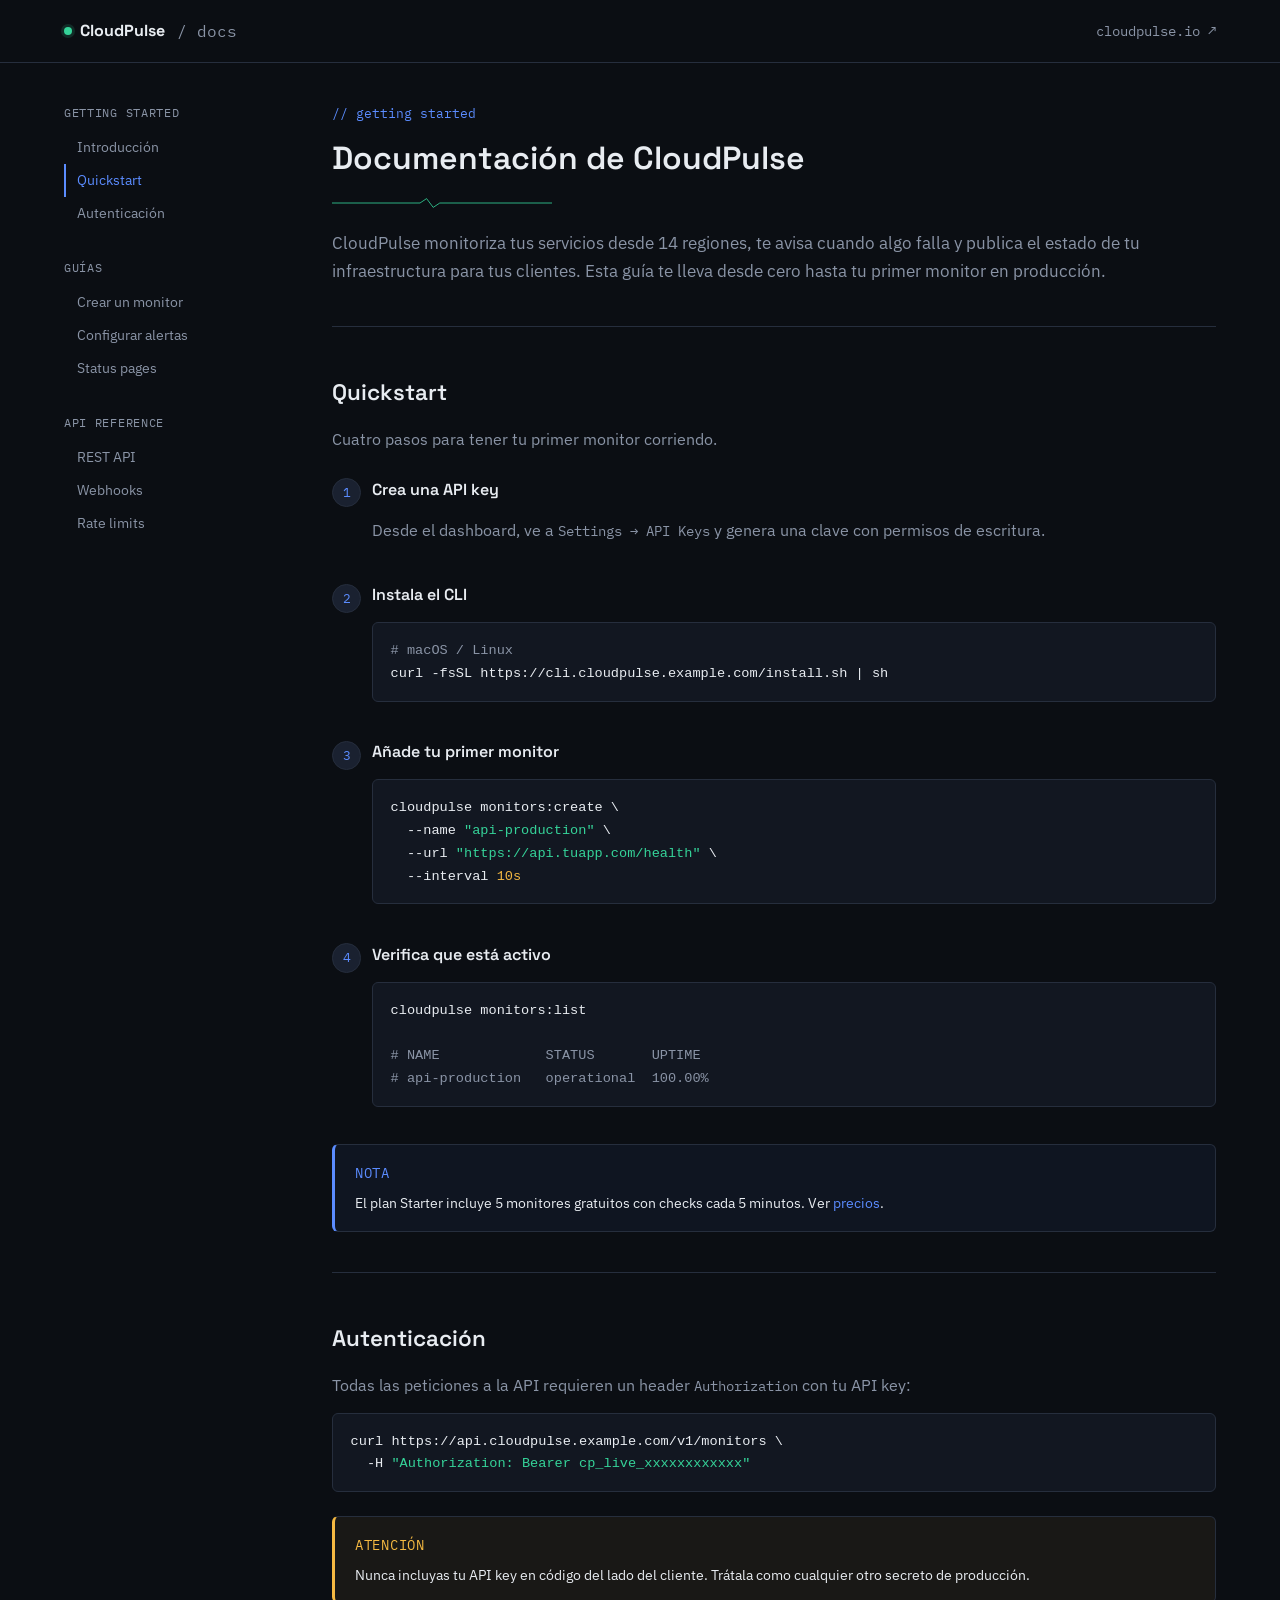
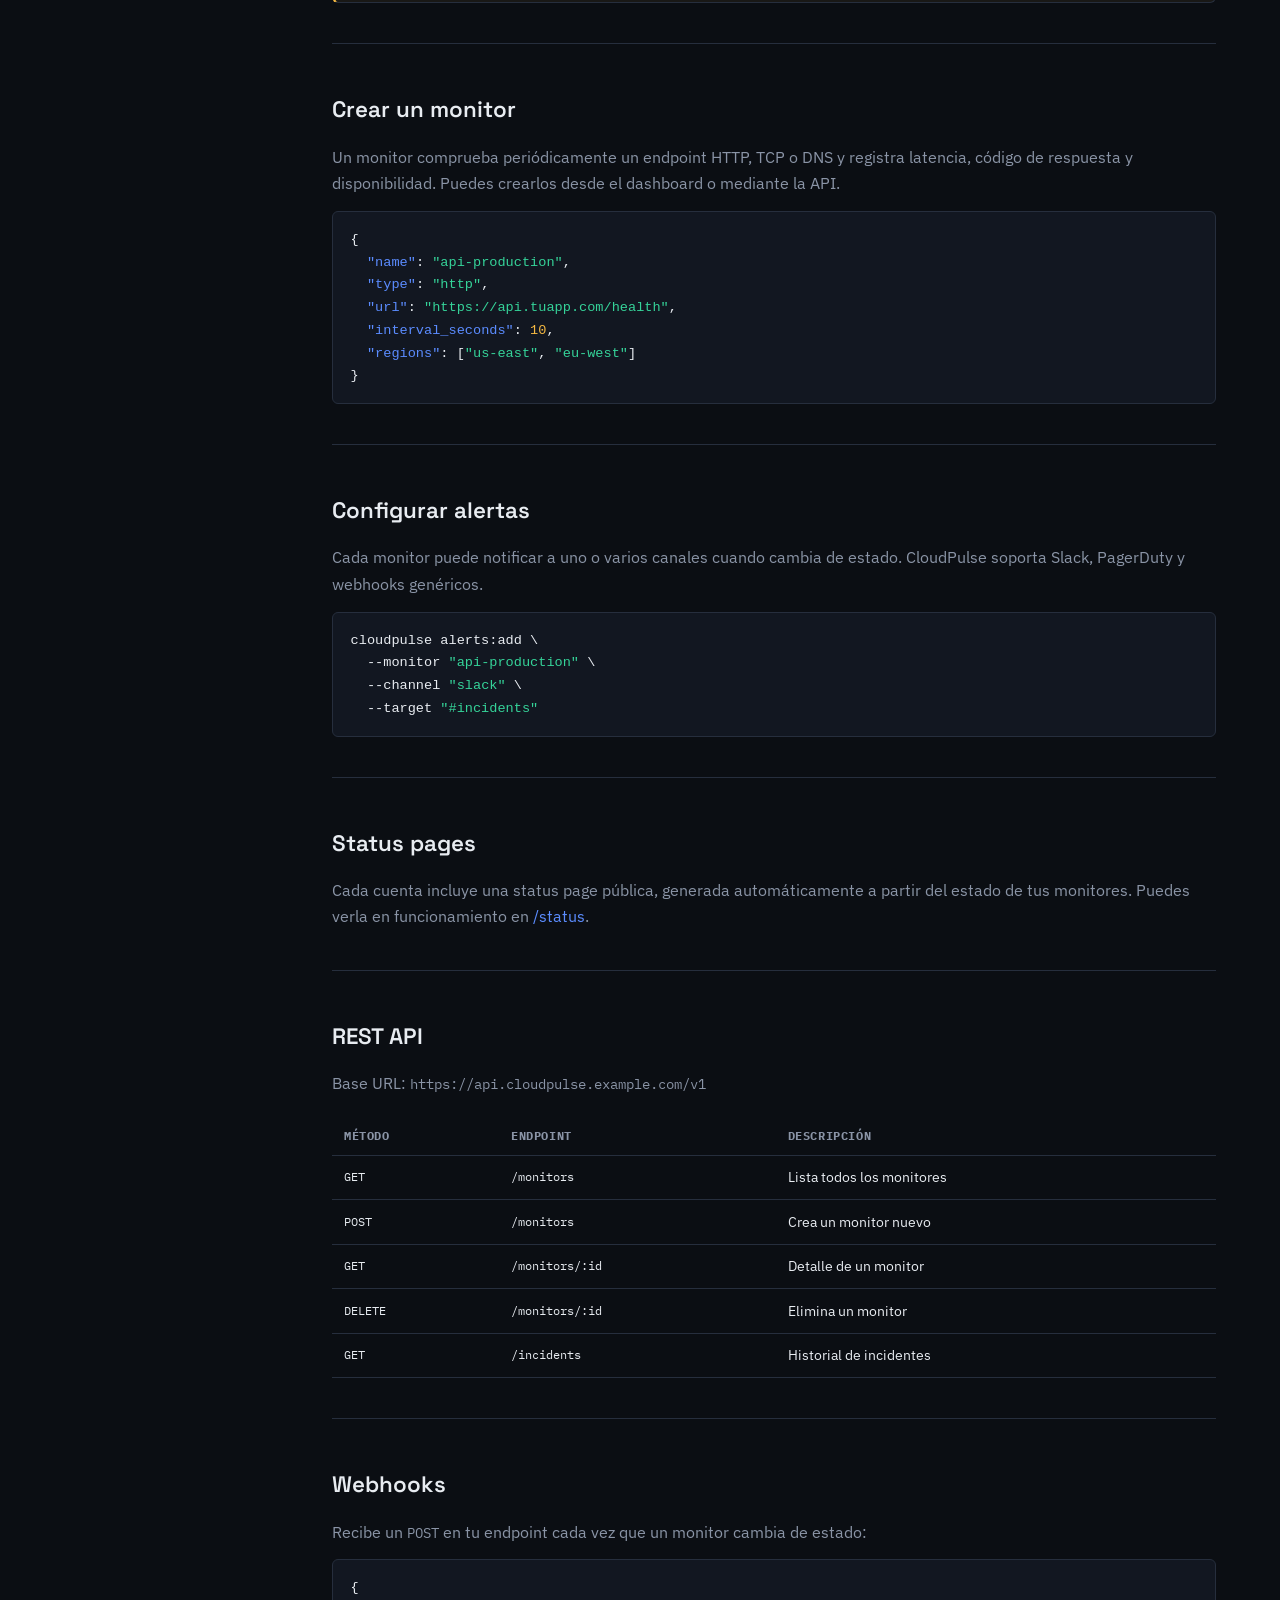
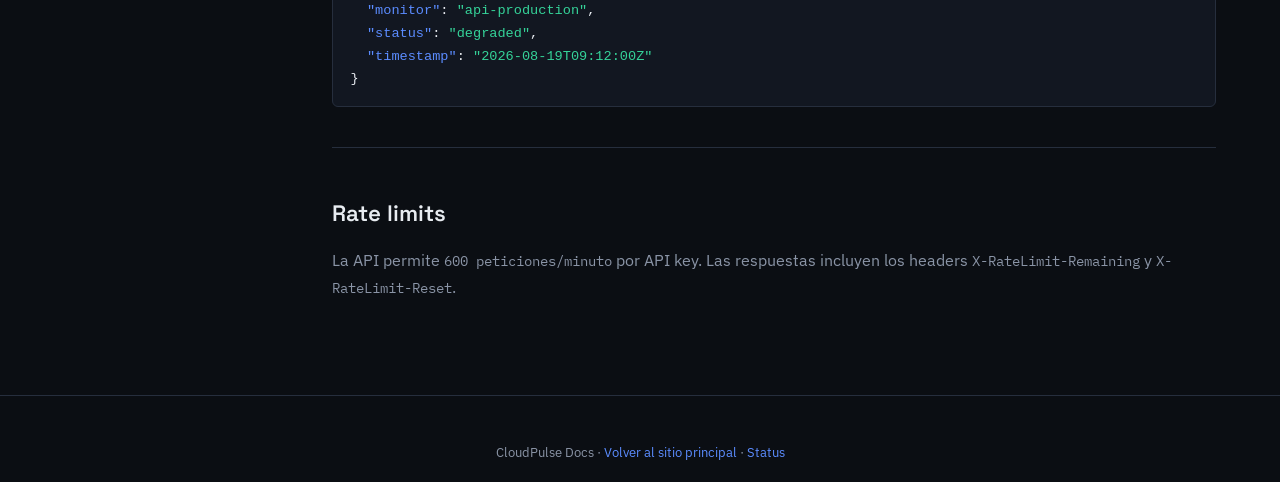
<file: apps/docs/index.html>
<!doctype html>
<html lang="es">
<head>
<meta charset="UTF-8">
<meta name="viewport" content="width=device-width, initial-scale=1.0">
<title>CloudPulse Docs</title>
<link rel="preconnect" href="https://fonts.googleapis.com">
<link rel="preconnect" href="https://fonts.gstatic.com" crossorigin>
<link href="https://fonts.googleapis.com/css2?family=Space+Grotesk:wght@500;600;700&family=IBM+Plex+Sans:wght@400;500;600&family=IBM+Plex+Mono:wght@400;500&display=swap" rel="stylesheet">
<link rel="stylesheet" href="styles.css">
</head>
<body>

<header class="nav">
  <div class="nav-inner">
    <a href="/" class="brand">
      <span class="dot dot--ok" aria-hidden="true"></span>
      CloudPulse
    </a>
    <p class="crumb">/ docs</p>
    <a href="/" class="back-link">cloudpulse.io ↗</a>
  </div>
</header>

<div class="layout">

  <nav class="sidebar" aria-label="Navegación de documentación">
    <div class="sidebar-group">
      <p class="sidebar-heading">Getting started</p>
      <a href="#introduction" class="sidebar-link">Introducción</a>
      <a href="#quickstart" class="sidebar-link">Quickstart</a>
      <a href="#authentication" class="sidebar-link">Autenticación</a>
    </div>
    <div class="sidebar-group">
      <p class="sidebar-heading">Guías</p>
      <a href="#creating-a-monitor" class="sidebar-link">Crear un monitor</a>
      <a href="#configuring-alerts" class="sidebar-link">Configurar alertas</a>
      <a href="#status-pages" class="sidebar-link">Status pages</a>
    </div>
    <div class="sidebar-group">
      <p class="sidebar-heading">API reference</p>
      <a href="#rest-api" class="sidebar-link">REST API</a>
      <a href="#webhooks" class="sidebar-link">Webhooks</a>
      <a href="#rate-limits" class="sidebar-link">Rate limits</a>
    </div>
  </nav>

  <main class="content">

    <section id="introduction">
      <p class="eyebrow">// getting started</p>
      <h1>Documentación de CloudPulse</h1>
      <svg class="pulse-divider" viewBox="0 0 400 20" aria-hidden="true">
        <path d="M0,10 L160,10 L172,2 L184,18 L196,10 L400,10" fill="none" stroke="currentColor" stroke-width="1.5"/>
      </svg>
      <p class="lead">
        CloudPulse monitoriza tus servicios desde 14 regiones, te avisa cuando algo
        falla y publica el estado de tu infraestructura para tus clientes. Esta guía
        te lleva desde cero hasta tu primer monitor en producción.
      </p>
    </section>

    <section id="quickstart">
      <h2>Quickstart</h2>
      <p>Cuatro pasos para tener tu primer monitor corriendo.</p>

      <ol class="steps">
        <li>
          <h3>Crea una API key</h3>
          <p>Desde el dashboard, ve a <span class="mono">Settings → API Keys</span> y genera una clave con permisos de escritura.</p>
        </li>
        <li>
          <h3>Instala el CLI</h3>
          <pre class="code"><code><span class="code-comment"># macOS / Linux</span>
curl -fsSL https://cli.cloudpulse.example.com/install.sh | sh</code></pre>
        </li>
        <li>
          <h3>Añade tu primer monitor</h3>
          <pre class="code"><code>cloudpulse monitors:create \
  --name <span class="code-string">"api-production"</span> \
  --url <span class="code-string">"https://api.tuapp.com/health"</span> \
  --interval <span class="code-number">10s</span></code></pre>
        </li>
        <li>
          <h3>Verifica que está activo</h3>
          <pre class="code"><code>cloudpulse monitors:list

<span class="code-comment"># NAME             STATUS       UPTIME</span>
<span class="code-comment"># api-production   operational  100.00%</span></code></pre>
        </li>
      </ol>

      <div class="callout callout--note">
        <p class="callout-title">Nota</p>
        <p>El plan Starter incluye 5 monitores gratuitos con checks cada 5 minutos. Ver <a href="/#pricing">precios</a>.</p>
      </div>
    </section>

    <section id="authentication">
      <h2>Autenticación</h2>
      <p>Todas las peticiones a la API requieren un header <span class="mono">Authorization</span> con tu API key:</p>
      <pre class="code"><code>curl https://api.cloudpulse.example.com/v1/monitors \
  -H <span class="code-string">"Authorization: Bearer cp_live_xxxxxxxxxxxx"</span></code></pre>

      <div class="callout callout--warning">
        <p class="callout-title">Atención</p>
        <p>Nunca incluyas tu API key en código del lado del cliente. Trátala como cualquier otro secreto de producción.</p>
      </div>
    </section>

    <section id="creating-a-monitor">
      <h2>Crear un monitor</h2>
      <p>
        Un monitor comprueba periódicamente un endpoint HTTP, TCP o DNS y registra
        latencia, código de respuesta y disponibilidad. Puedes crearlos desde el
        dashboard o mediante la API.
      </p>
      <pre class="code"><code>{
  <span class="code-key">"name"</span>: <span class="code-string">"api-production"</span>,
  <span class="code-key">"type"</span>: <span class="code-string">"http"</span>,
  <span class="code-key">"url"</span>: <span class="code-string">"https://api.tuapp.com/health"</span>,
  <span class="code-key">"interval_seconds"</span>: <span class="code-number">10</span>,
  <span class="code-key">"regions"</span>: [<span class="code-string">"us-east"</span>, <span class="code-string">"eu-west"</span>]
}</code></pre>
    </section>

    <section id="configuring-alerts">
      <h2>Configurar alertas</h2>
      <p>
        Cada monitor puede notificar a uno o varios canales cuando cambia de estado.
        CloudPulse soporta Slack, PagerDuty y webhooks genéricos.
      </p>
      <pre class="code"><code>cloudpulse alerts:add \
  --monitor <span class="code-string">"api-production"</span> \
  --channel <span class="code-string">"slack"</span> \
  --target <span class="code-string">"#incidents"</span></code></pre>
    </section>

    <section id="status-pages">
      <h2>Status pages</h2>
      <p>
        Cada cuenta incluye una status page pública, generada automáticamente a
        partir del estado de tus monitores. Puedes verla en funcionamiento en
        <a href="/status/">/status</a>.
      </p>
    </section>

    <section id="rest-api">
      <h2>REST API</h2>
      <p>Base URL: <span class="mono">https://api.cloudpulse.example.com/v1</span></p>
      <table class="api-table">
        <thead>
          <tr><th>Método</th><th>Endpoint</th><th>Descripción</th></tr>
        </thead>
        <tbody>
          <tr><td class="mono">GET</td><td class="mono">/monitors</td><td>Lista todos los monitores</td></tr>
          <tr><td class="mono">POST</td><td class="mono">/monitors</td><td>Crea un monitor nuevo</td></tr>
          <tr><td class="mono">GET</td><td class="mono">/monitors/:id</td><td>Detalle de un monitor</td></tr>
          <tr><td class="mono">DELETE</td><td class="mono">/monitors/:id</td><td>Elimina un monitor</td></tr>
          <tr><td class="mono">GET</td><td class="mono">/incidents</td><td>Historial de incidentes</td></tr>
        </tbody>
      </table>
    </section>

    <section id="webhooks">
      <h2>Webhooks</h2>
      <p>Recibe un <span class="mono">POST</span> en tu endpoint cada vez que un monitor cambia de estado:</p>
      <pre class="code"><code>{
  <span class="code-key">"monitor"</span>: <span class="code-string">"api-production"</span>,
  <span class="code-key">"status"</span>: <span class="code-string">"degraded"</span>,
  <span class="code-key">"timestamp"</span>: <span class="code-string">"2026-08-19T09:12:00Z"</span>
}</code></pre>
    </section>

    <section id="rate-limits">
      <h2>Rate limits</h2>
      <p>
        La API permite <span class="mono">600 peticiones/minuto</span> por API key.
        Las respuestas incluyen los headers <span class="mono">X-RateLimit-Remaining</span>
        y <span class="mono">X-RateLimit-Reset</span>.
      </p>
    </section>

  </main>
</div>

<footer class="footer">
  <p>CloudPulse Docs · <a href="/">Volver al sitio principal</a> · <a href="/status/">Status</a></p>
</footer>

<script src="script.js"></script>
</body>
</html>
</file>
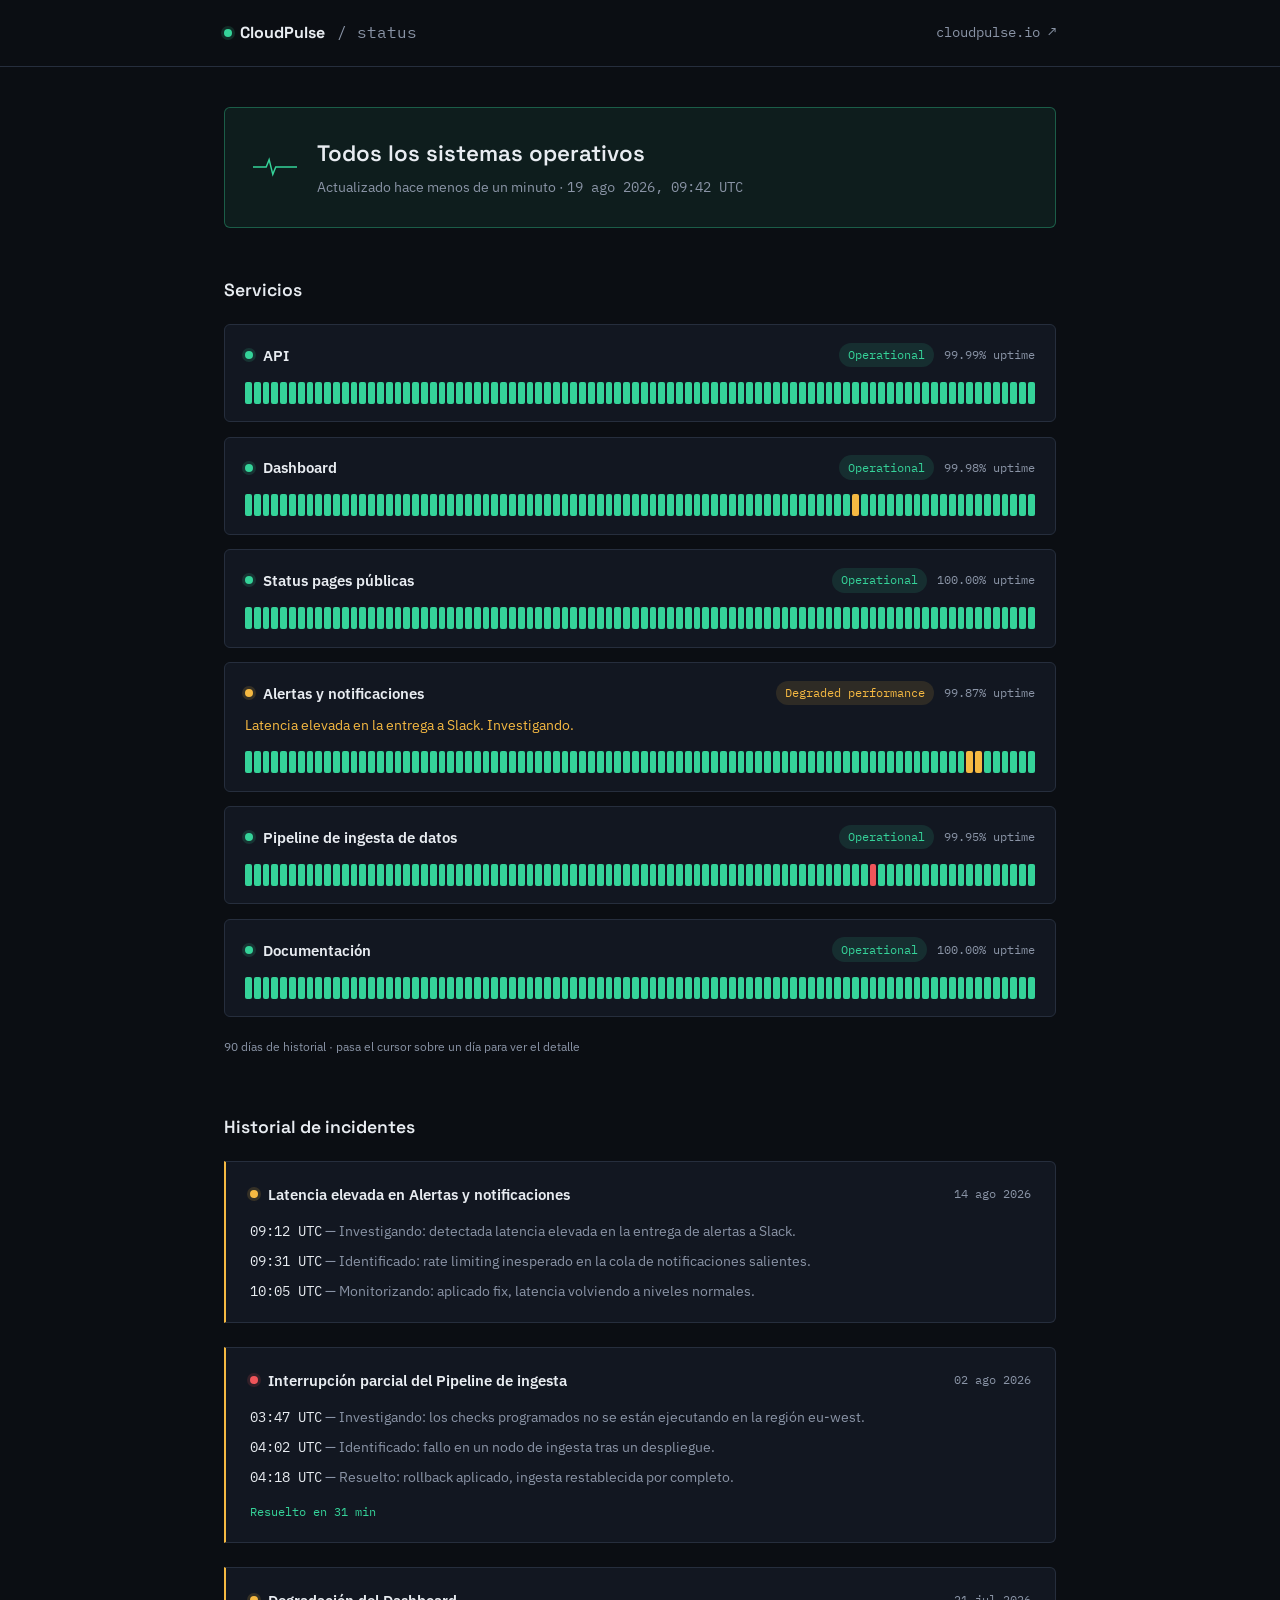
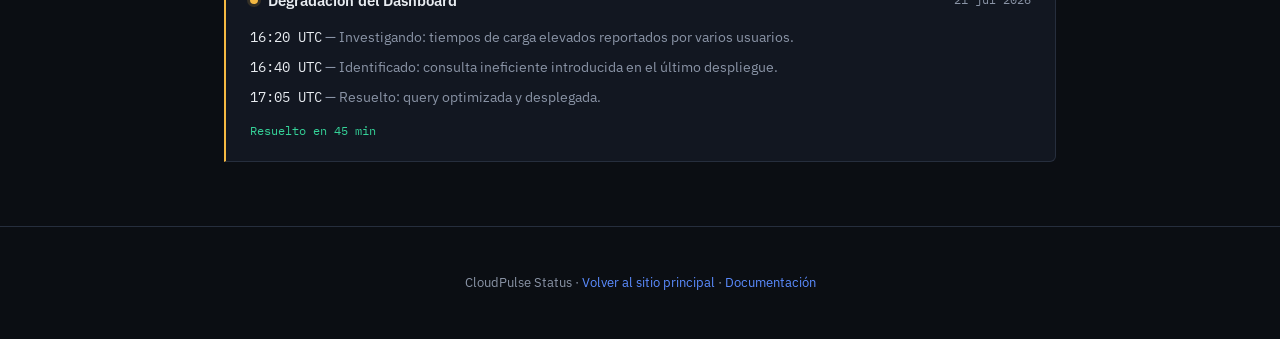
<file: apps/status/index.html>
<!doctype html>
<html lang="es">
<head>
<meta charset="UTF-8">
<meta name="viewport" content="width=device-width, initial-scale=1.0">
<title>CloudPulse Status</title>
<link rel="preconnect" href="https://fonts.googleapis.com">
<link rel="preconnect" href="https://fonts.gstatic.com" crossorigin>
<link href="https://fonts.googleapis.com/css2?family=Space+Grotesk:wght@500;600;700&family=IBM+Plex+Sans:wght@400;500;600&family=IBM+Plex+Mono:wght@400;500&display=swap" rel="stylesheet">
<link rel="stylesheet" href="styles.css">
</head>
<body>

<header class="nav">
  <div class="nav-inner">
    <a href="/" class="brand">
      <span class="dot dot--ok" aria-hidden="true"></span>
      CloudPulse
    </a>
    <p class="crumb">/ status</p>
    <a href="/" class="back-link">cloudpulse.io ↗</a>
  </div>
</header>

<main>

  <section class="banner banner--ok">
    <svg class="pulse-icon" viewBox="0 0 60 24" aria-hidden="true">
      <path d="M0,12 L18,12 L22,2 L27,22 L31,12 L60,12" fill="none" stroke="currentColor" stroke-width="2"/>
    </svg>
    <div>
      <h1>Todos los sistemas operativos</h1>
      <p class="banner-sub">Actualizado hace menos de un minuto · <span class="mono">19 ago 2026, 09:42 UTC</span></p>
    </div>
  </section>

  <section class="services">
    <h2 class="section-title">Servicios</h2>

    <div class="service-list">

      <article class="service">
        <div class="service-head">
          <span class="dot dot--ok"></span>
          <h3>API</h3>
          <span class="service-status service-status--ok">Operational</span>
          <span class="service-uptime mono">99.99% uptime</span>
        </div>
        <div class="uptime-strip" data-service="api"></div>
      </article>

      <article class="service">
        <div class="service-head">
          <span class="dot dot--ok"></span>
          <h3>Dashboard</h3>
          <span class="service-status service-status--ok">Operational</span>
          <span class="service-uptime mono">99.98% uptime</span>
        </div>
        <div class="uptime-strip" data-service="dashboard"></div>
      </article>

      <article class="service">
        <div class="service-head">
          <span class="dot dot--ok"></span>
          <h3>Status pages públicas</h3>
          <span class="service-status service-status--ok">Operational</span>
          <span class="service-uptime mono">100.00% uptime</span>
        </div>
        <div class="uptime-strip" data-service="statuspages"></div>
      </article>

      <article class="service">
        <div class="service-head">
          <span class="dot dot--warn"></span>
          <h3>Alertas y notificaciones</h3>
          <span class="service-status service-status--warn">Degraded performance</span>
          <span class="service-uptime mono">99.87% uptime</span>
        </div>
        <p class="service-note">Latencia elevada en la entrega a Slack. Investigando.</p>
        <div class="uptime-strip" data-service="alerting"></div>
      </article>

      <article class="service">
        <div class="service-head">
          <span class="dot dot--ok"></span>
          <h3>Pipeline de ingesta de datos</h3>
          <span class="service-status service-status--ok">Operational</span>
          <span class="service-uptime mono">99.95% uptime</span>
        </div>
        <div class="uptime-strip" data-service="ingestion"></div>
      </article>

      <article class="service">
        <div class="service-head">
          <span class="dot dot--ok"></span>
          <h3>Documentación</h3>
          <span class="service-status service-status--ok">Operational</span>
          <span class="service-uptime mono">100.00% uptime</span>
        </div>
        <div class="uptime-strip" data-service="docs"></div>
      </article>

    </div>
    <p class="strip-legend">90 días de historial · pasa el cursor sobre un día para ver el detalle</p>
  </section>

  <section class="incidents">
    <h2 class="section-title">Historial de incidentes</h2>

    <ol class="incident-list">

      <li class="incident">
        <div class="incident-head">
          <span class="dot dot--warn"></span>
          <h3>Latencia elevada en Alertas y notificaciones</h3>
          <span class="mono incident-date">14 ago 2026</span>
        </div>
        <ul class="timeline">
          <li><span class="mono">09:12 UTC</span> — Investigando: detectada latencia elevada en la entrega de alertas a Slack.</li>
          <li><span class="mono">09:31 UTC</span> — Identificado: rate limiting inesperado en la cola de notificaciones salientes.</li>
          <li><span class="mono">10:05 UTC</span> — Monitorizando: aplicado fix, latencia volviendo a niveles normales.</li>
        </ul>
      </li>

      <li class="incident">
        <div class="incident-head">
          <span class="dot dot--bad"></span>
          <h3>Interrupción parcial del Pipeline de ingesta</h3>
          <span class="mono incident-date">02 ago 2026</span>
        </div>
        <ul class="timeline">
          <li><span class="mono">03:47 UTC</span> — Investigando: los checks programados no se están ejecutando en la región eu-west.</li>
          <li><span class="mono">04:02 UTC</span> — Identificado: fallo en un nodo de ingesta tras un despliegue.</li>
          <li><span class="mono">04:18 UTC</span> — Resuelto: rollback aplicado, ingesta restablecida por completo.</li>
        </ul>
        <p class="incident-resolved mono">Resuelto en 31 min</p>
      </li>

      <li class="incident">
        <div class="incident-head">
          <span class="dot dot--warn"></span>
          <h3>Degradación del Dashboard</h3>
          <span class="mono incident-date">21 jul 2026</span>
        </div>
        <ul class="timeline">
          <li><span class="mono">16:20 UTC</span> — Investigando: tiempos de carga elevados reportados por varios usuarios.</li>
          <li><span class="mono">16:40 UTC</span> — Identificado: consulta ineficiente introducida en el último despliegue.</li>
          <li><span class="mono">17:05 UTC</span> — Resuelto: query optimizada y desplegada.</li>
        </ul>
        <p class="incident-resolved mono">Resuelto en 45 min</p>
      </li>

    </ol>
  </section>

</main>

<footer class="footer">
  <p>CloudPulse Status · <a href="/">Volver al sitio principal</a> · <a href="/docs/">Documentación</a></p>
</footer>

<script src="script.js"></script>
</body>
</html>
</file>
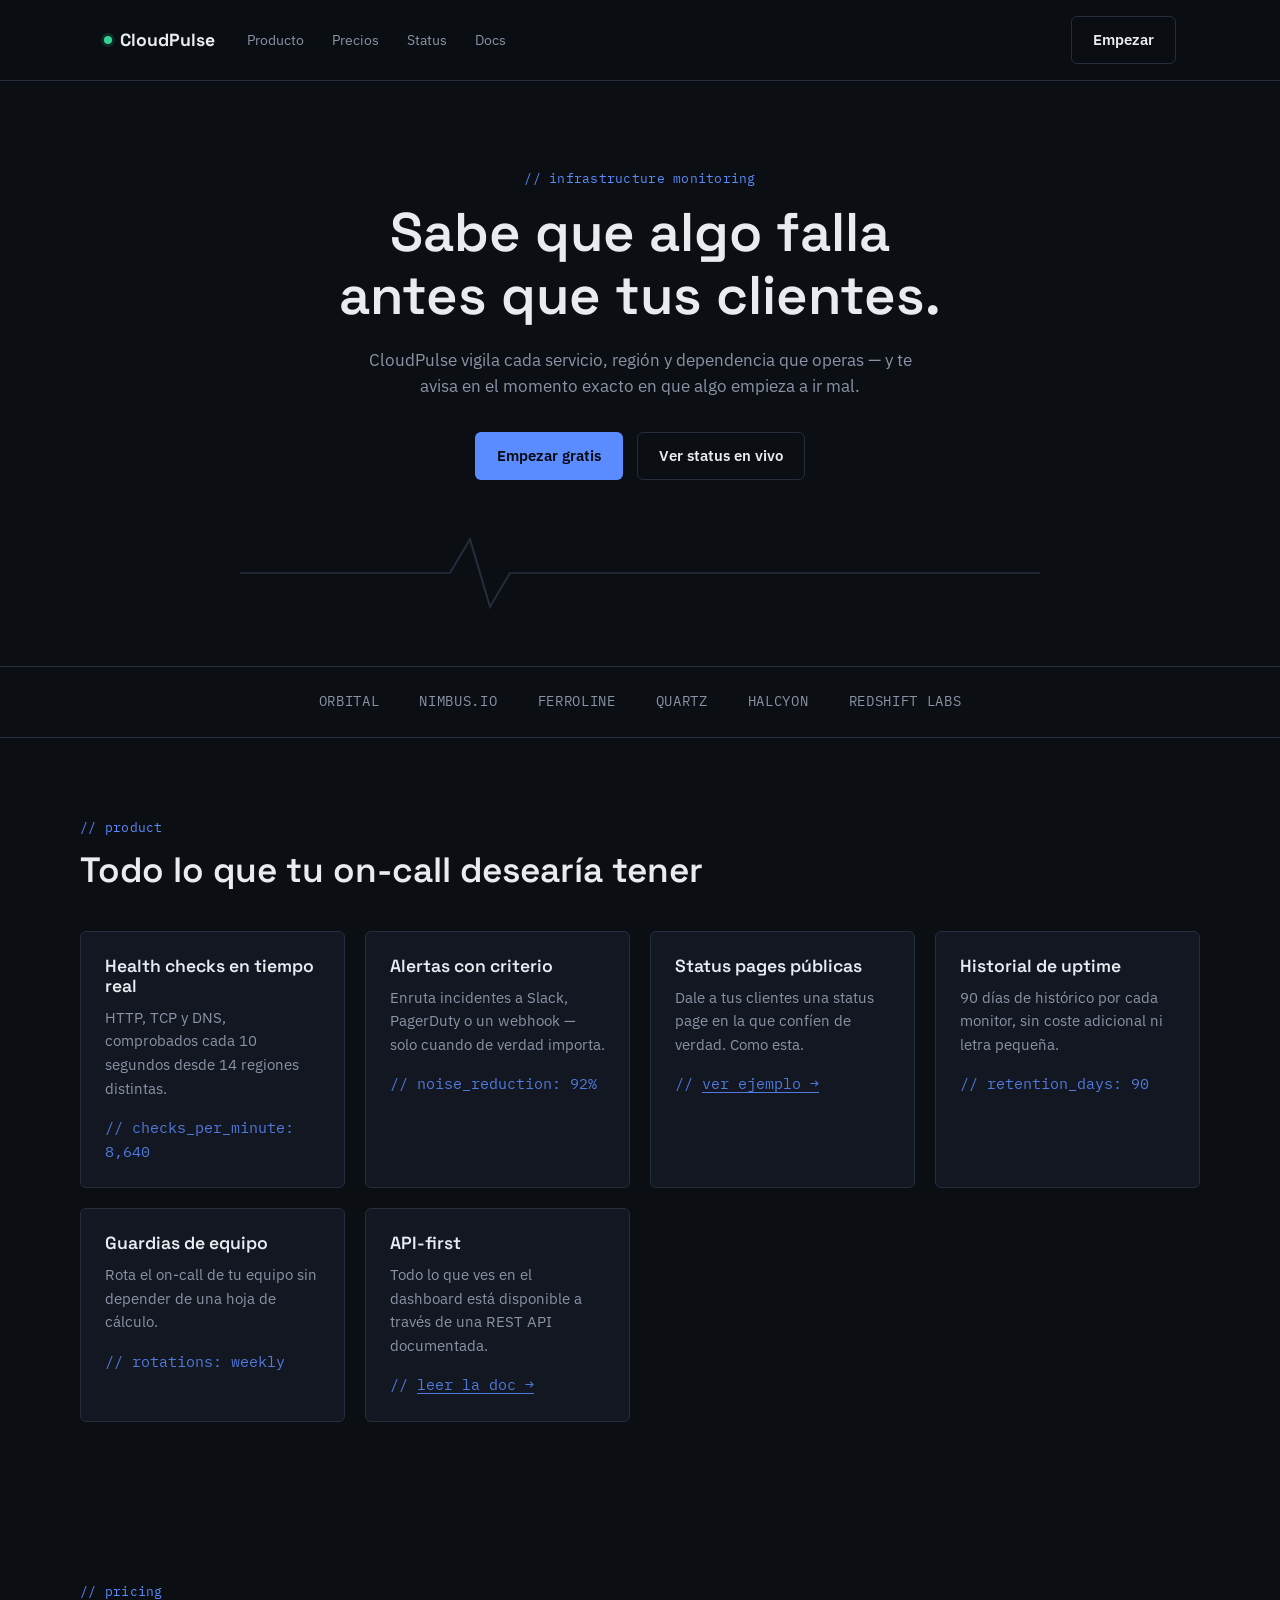
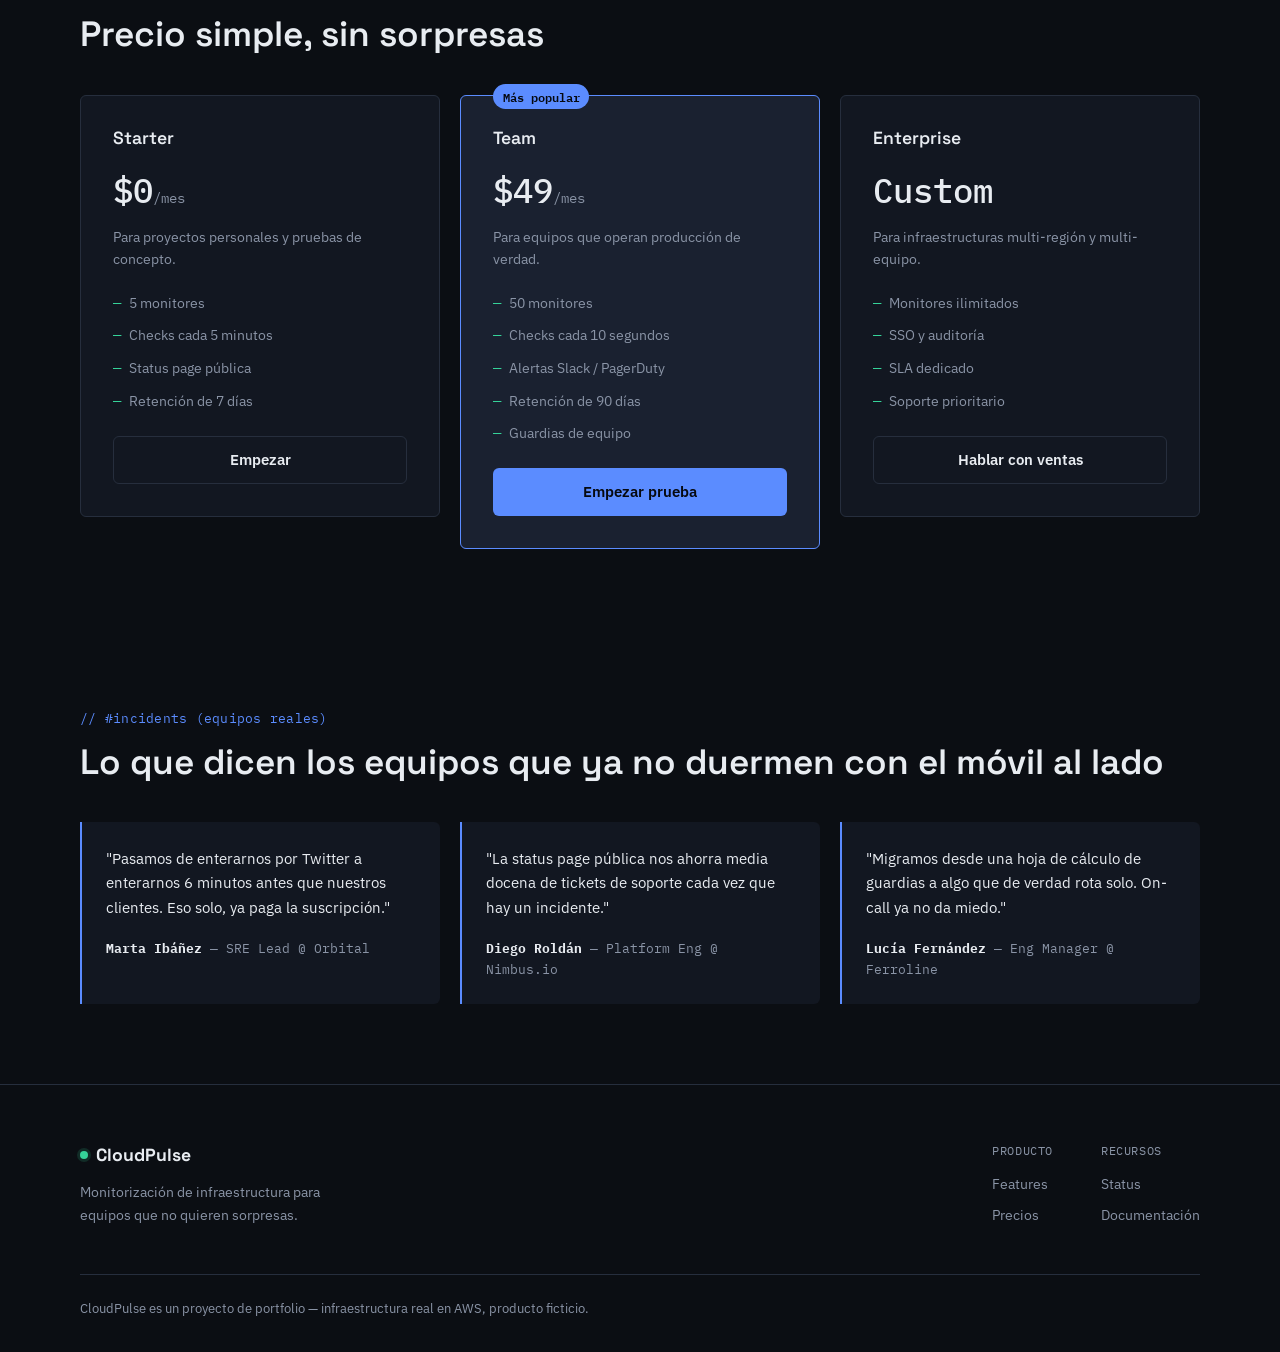
<file: apps/web/index.html>
<!doctype html>
<html lang="es">
<head>
<meta charset="UTF-8">
<meta name="viewport" content="width=device-width, initial-scale=1.0">
<title>CloudPulse — Know before your customers do</title>
<link rel="preconnect" href="https://fonts.googleapis.com">
<link rel="preconnect" href="https://fonts.gstatic.com" crossorigin>
<link href="https://fonts.googleapis.com/css2?family=Space+Grotesk:wght@500;600;700&family=IBM+Plex+Sans:wght@400;500;600&family=IBM+Plex+Mono:wght@400;500&display=swap" rel="stylesheet">
<link rel="stylesheet" href="styles.css">
</head>
<body>

<header class="nav">
  <div class="nav-inner">
    <a href="/" class="brand">
      <span class="dot dot--ok" aria-hidden="true"></span>
      CloudPulse
    </a>
    <nav class="nav-links">
      <a href="#features">Producto</a>
      <a href="#pricing">Precios</a>
      <a href="/status/">Status</a>
      <a href="/docs/">Docs</a>
    </nav>
    <a href="/docs/" class="btn btn--ghost nav-cta">Empezar</a>
  </div>
</header>

<main>

  <section class="hero">
    <div class="hero-inner">
      <p class="eyebrow">// infrastructure monitoring</p>
      <h1>Sabe que algo falla<br>antes que tus clientes.</h1>
      <p class="hero-sub">
        CloudPulse vigila cada servicio, región y dependencia que operas —
        y te avisa en el momento exacto en que algo empieza a ir mal.
      </p>
      <div class="hero-actions">
        <a href="/docs/" class="btn btn--primary">Empezar gratis</a>
        <a href="/status/" class="btn btn--ghost">Ver status en vivo</a>
      </div>

      <svg class="pulse-line" viewBox="0 0 800 120" preserveAspectRatio="none" aria-hidden="true">
        <path class="pulse-line__track"
          d="M0,60 L180,60 L210,60 L230,15 L250,105 L270,60 L300,60 L800,60" />
        <path class="pulse-line__trace"
          d="M0,60 L180,60 L210,60 L230,15 L250,105 L270,60 L300,60 L800,60" />
      </svg>
    </div>
  </section>

  <section class="strip" aria-label="Empresas que confían en CloudPulse">
    <div class="strip-inner">
      <span>ORBITAL</span>
      <span>NIMBUS.IO</span>
      <span>FERROLINE</span>
      <span>QUARTZ</span>
      <span>HALCYON</span>
      <span>REDSHIFT LABS</span>
    </div>
  </section>

  <section id="features" class="features">
    <div class="section-head">
      <p class="eyebrow">// product</p>
      <h2>Todo lo que tu on-call desearía tener</h2>
    </div>
    <div class="feature-grid">

      <article class="feature-card">
        <h3>Health checks en tiempo real</h3>
        <p>HTTP, TCP y DNS, comprobados cada 10 segundos desde 14 regiones distintas.</p>
        <p class="readout">// checks_per_minute: 8,640</p>
      </article>

      <article class="feature-card">
        <h3>Alertas con criterio</h3>
        <p>Enruta incidentes a Slack, PagerDuty o un webhook — solo cuando de verdad importa.</p>
        <p class="readout">// noise_reduction: 92%</p>
      </article>

      <article class="feature-card">
        <h3>Status pages públicas</h3>
        <p>Dale a tus clientes una status page en la que confíen de verdad. Como esta.</p>
        <p class="readout">// <a href="/status/">ver ejemplo →</a></p>
      </article>

      <article class="feature-card">
        <h3>Historial de uptime</h3>
        <p>90 días de histórico por cada monitor, sin coste adicional ni letra pequeña.</p>
        <p class="readout">// retention_days: 90</p>
      </article>

      <article class="feature-card">
        <h3>Guardias de equipo</h3>
        <p>Rota el on-call de tu equipo sin depender de una hoja de cálculo.</p>
        <p class="readout">// rotations: weekly</p>
      </article>

      <article class="feature-card">
        <h3>API-first</h3>
        <p>Todo lo que ves en el dashboard está disponible a través de una REST API documentada.</p>
        <p class="readout">// <a href="/docs/">leer la doc →</a></p>
      </article>

    </div>
  </section>

  <section id="pricing" class="pricing">
    <div class="section-head">
      <p class="eyebrow">// pricing</p>
      <h2>Precio simple, sin sorpresas</h2>
    </div>
    <div class="pricing-grid">

      <article class="price-card">
        <h3>Starter</h3>
        <p class="price"><span class="price-amount">$0</span><span class="price-period">/mes</span></p>
        <p class="price-desc">Para proyectos personales y pruebas de concepto.</p>
        <ul>
          <li>5 monitores</li>
          <li>Checks cada 5 minutos</li>
          <li>Status page pública</li>
          <li>Retención de 7 días</li>
        </ul>
        <a href="/docs/" class="btn btn--ghost btn--block">Empezar</a>
      </article>

      <article class="price-card price-card--featured">
        <p class="price-badge">Más popular</p>
        <h3>Team</h3>
        <p class="price"><span class="price-amount">$49</span><span class="price-period">/mes</span></p>
        <p class="price-desc">Para equipos que operan producción de verdad.</p>
        <ul>
          <li>50 monitores</li>
          <li>Checks cada 10 segundos</li>
          <li>Alertas Slack / PagerDuty</li>
          <li>Retención de 90 días</li>
          <li>Guardias de equipo</li>
        </ul>
        <a href="/docs/" class="btn btn--primary btn--block">Empezar prueba</a>
      </article>

      <article class="price-card">
        <h3>Enterprise</h3>
        <p class="price"><span class="price-amount">Custom</span></p>
        <p class="price-desc">Para infraestructuras multi-región y multi-equipo.</p>
        <ul>
          <li>Monitores ilimitados</li>
          <li>SSO y auditoría</li>
          <li>SLA dedicado</li>
          <li>Soporte prioritario</li>
        </ul>
        <a href="/docs/" class="btn btn--ghost btn--block">Hablar con ventas</a>
      </article>

    </div>
  </section>

  <section class="testimonials">
    <div class="section-head">
      <p class="eyebrow">// #incidents (equipos reales)</p>
      <h2>Lo que dicen los equipos que ya no duermen con el móvil al lado</h2>
    </div>
    <div class="testimonial-grid">

      <blockquote class="testimonial">
        <p>"Pasamos de enterarnos por Twitter a enterarnos 6 minutos antes que nuestros clientes. Eso solo, ya paga la suscripción."</p>
        <footer><strong>Marta Ibáñez</strong> — SRE Lead @ Orbital</footer>
      </blockquote>

      <blockquote class="testimonial">
        <p>"La status page pública nos ahorra media docena de tickets de soporte cada vez que hay un incidente."</p>
        <footer><strong>Diego Roldán</strong> — Platform Eng @ Nimbus.io</footer>
      </blockquote>

      <blockquote class="testimonial">
        <p>"Migramos desde una hoja de cálculo de guardias a algo que de verdad rota solo. On-call ya no da miedo."</p>
        <footer><strong>Lucía Fernández</strong> — Eng Manager @ Ferroline</footer>
      </blockquote>

    </div>
  </section>

</main>

<footer class="footer">
  <div class="footer-inner">
    <div class="footer-brand">
      <a href="/" class="brand">
        <span class="dot dot--ok" aria-hidden="true"></span>
        CloudPulse
      </a>
      <p>Monitorización de infraestructura para equipos que no quieren sorpresas.</p>
    </div>
    <div class="footer-links">
      <div>
        <p class="footer-heading">Producto</p>
        <a href="#features">Features</a>
        <a href="#pricing">Precios</a>
      </div>
      <div>
        <p class="footer-heading">Recursos</p>
        <a href="/status/">Status</a>
        <a href="/docs/">Documentación</a>
      </div>
    </div>
  </div>
  <div class="footer-bottom">
    <p>CloudPulse es un proyecto de portfolio — infraestructura real en AWS, producto ficticio.</p>
  </div>
</footer>

</body>
</html>
</file>
<file: apps/docs/styles.css>
:root {
  --bg: #0B0E13;
  --surface: #121721;
  --surface-2: #1A2130;
  --border: #262E3D;
  --text: #E8ECF1;
  --text-muted: #8A94A6;

  --brand: #5B8CFF;
  --ok: #35D399;
  --warn: #F5B942;
  --bad: #F0555A;

  --font-display: "Space Grotesk", sans-serif;
  --font-body: "IBM Plex Sans", sans-serif;
  --font-mono: "IBM Plex Mono", monospace;

  --radius: 6px;
}

* { box-sizing: border-box; }

body {
  margin: 0;
  background: var(--bg);
  color: var(--text);
  font-family: var(--font-body);
  line-height: 1.65;
  -webkit-font-smoothing: antialiased;
}

a { color: var(--brand); text-decoration: none; }
a:hover { text-decoration: underline; }

.mono { font-family: var(--font-mono); font-size: 0.88em; }

h1, h2, h3 {
  font-family: var(--font-display);
  font-weight: 600;
  margin: 0;
}
h1 { font-size: 2rem; }
h2 { font-size: 1.4rem; padding-top: 0.5rem; }
h3 { font-size: 1rem; }

p { color: var(--text-muted); margin: 0.9rem 0; }

.eyebrow {
  font-family: var(--font-mono);
  font-size: 0.8rem;
  color: var(--brand);
  margin: 0 0 0.5rem;
}

.dot {
  display: inline-block;
  width: 8px;
  height: 8px;
  border-radius: 50%;
}
.dot--ok { background: var(--ok); box-shadow: 0 0 0 3px rgba(53, 211, 153, 0.15); }

/* --- nav --- */
.nav { border-bottom: 1px solid var(--border); }
.nav-inner {
  max-width: 1200px;
  margin: 0 auto;
  padding: 1.1rem 1.5rem;
  display: flex;
  align-items: center;
  gap: 0.75rem;
}
.brand {
  font-family: var(--font-display);
  font-weight: 700;
  color: var(--text) !important;
  text-decoration: none !important;
  display: flex;
  align-items: center;
  gap: 0.5rem;
}
.crumb {
  font-family: var(--font-mono);
  color: var(--text-muted);
  margin: 0;
  margin-right: auto;
}
.back-link {
  font-family: var(--font-mono);
  font-size: 0.85rem;
  color: var(--text-muted) !important;
}
.back-link:hover { color: var(--text) !important; }

/* --- layout --- */
.layout {
  max-width: 1200px;
  margin: 0 auto;
  display: grid;
  grid-template-columns: 220px 1fr;
  gap: 3rem;
  padding: 2.5rem 1.5rem 5rem;
}
@media (max-width: 800px) {
  .layout { grid-template-columns: 1fr; }
}

.sidebar {
  position: sticky;
  top: 2.5rem;
  align-self: start;
  display: flex;
  flex-direction: column;
  gap: 1.75rem;
}
@media (max-width: 800px) { .sidebar { position: static; } }

.sidebar-heading {
  font-family: var(--font-mono);
  font-size: 0.72rem;
  text-transform: uppercase;
  letter-spacing: 0.06em;
  color: var(--text-muted);
  margin: 0 0 0.6rem;
}
.sidebar-link {
  display: block;
  font-size: 0.88rem;
  color: var(--text-muted);
  padding: 0.3rem 0 0.3rem 0.7rem;
  border-left: 2px solid transparent;
}
.sidebar-link:hover { color: var(--text); text-decoration: none; }
.sidebar-link.is-active {
  color: var(--brand);
  border-left-color: var(--brand);
}

.content { min-width: 0; }
.content section {
  padding-top: 2.5rem;
  margin-top: 2.5rem;
  border-top: 1px solid var(--border);
}
.content section:first-child {
  padding-top: 0;
  margin-top: 0;
  border-top: none;
}

.pulse-divider {
  width: 220px;
  height: 14px;
  color: var(--ok);
  margin: 0.75rem 0 1.25rem;
  display: block;
}

.lead { font-size: 1.05rem; }

/* --- steps --- */
.steps {
  list-style: none;
  counter-reset: step;
  margin: 1.5rem 0;
  padding: 0;
  display: flex;
  flex-direction: column;
  gap: 1.5rem;
}
.steps > li {
  counter-increment: step;
  position: relative;
  padding-left: 2.5rem;
}
.steps > li::before {
  content: counter(step);
  position: absolute;
  left: 0;
  top: 0.1rem;
  width: 1.7rem;
  height: 1.7rem;
  border-radius: 50%;
  background: var(--surface-2);
  border: 1px solid var(--border);
  color: var(--brand);
  font-family: var(--font-mono);
  font-size: 0.82rem;
  display: flex;
  align-items: center;
  justify-content: center;
}
.steps h3 { margin-bottom: 0.4rem; }

/* --- code blocks --- */
.code {
  background: var(--surface);
  border: 1px solid var(--border);
  border-radius: var(--radius);
  padding: 1rem 1.1rem;
  overflow-x: auto;
  font-family: var(--font-mono);
  font-size: 0.85rem;
  line-height: 1.6;
  color: var(--text);
}
.code-comment { color: var(--text-muted); }
.code-string { color: var(--ok); }
.code-number { color: var(--warn); }
.code-key { color: var(--brand); }

/* --- callouts --- */
.callout {
  border-radius: var(--radius);
  border: 1px solid var(--border);
  border-left-width: 3px;
  padding: 1rem 1.25rem;
  margin: 1.5rem 0;
}
.callout p { margin: 0; color: var(--text); font-size: 0.9rem; }
.callout-title {
  font-family: var(--font-mono);
  font-size: 0.75rem;
  text-transform: uppercase;
  letter-spacing: 0.05em;
  margin-bottom: 0.35rem !important;
}
.callout--note {
  border-left-color: var(--brand);
  background: rgba(91, 140, 255, 0.06);
}
.callout--note .callout-title { color: var(--brand); }
.callout--warning {
  border-left-color: var(--warn);
  background: rgba(245, 185, 66, 0.06);
}
.callout--warning .callout-title { color: var(--warn); }

/* --- api table --- */
.api-table {
  width: 100%;
  border-collapse: collapse;
  margin: 1.25rem 0;
  font-size: 0.86rem;
}
.api-table th {
  text-align: left;
  font-family: var(--font-mono);
  font-size: 0.72rem;
  text-transform: uppercase;
  letter-spacing: 0.05em;
  color: var(--text-muted);
  padding: 0.6rem 0.75rem;
  border-bottom: 1px solid var(--border);
}
.api-table td {
  padding: 0.65rem 0.75rem;
  border-bottom: 1px solid var(--border);
  color: var(--text);
}

/* --- footer --- */
.footer {
  border-top: 1px solid var(--border);
  padding: 2rem 1.5rem;
  text-align: center;
  font-size: 0.82rem;
  color: var(--text-muted);
}

:focus-visible {
  outline: 2px solid var(--brand);
  outline-offset: 2px;
}
</file>
<file: apps/status/styles.css>
:root {
  --bg: #0B0E13;
  --surface: #121721;
  --surface-2: #1A2130;
  --border: #262E3D;
  --text: #E8ECF1;
  --text-muted: #8A94A6;

  --brand: #5B8CFF;
  --ok: #35D399;
  --warn: #F5B942;
  --bad: #F0555A;

  --font-display: "Space Grotesk", sans-serif;
  --font-body: "IBM Plex Sans", sans-serif;
  --font-mono: "IBM Plex Mono", monospace;

  --radius: 6px;
  --container: 880px;
}

* { box-sizing: border-box; }

body {
  margin: 0;
  background: var(--bg);
  color: var(--text);
  font-family: var(--font-body);
  line-height: 1.6;
  -webkit-font-smoothing: antialiased;
}

a { color: var(--brand); text-decoration: none; }
a:hover { text-decoration: underline; }

.mono { font-family: var(--font-mono); }

h1, h2, h3 {
  font-family: var(--font-display);
  font-weight: 600;
  margin: 0;
}

.dot {
  display: inline-block;
  width: 8px;
  height: 8px;
  border-radius: 50%;
  flex: none;
}
.dot--ok { background: var(--ok); box-shadow: 0 0 0 3px rgba(53, 211, 153, 0.15); }
.dot--warn { background: var(--warn); box-shadow: 0 0 0 3px rgba(245, 185, 66, 0.15); }
.dot--bad { background: var(--bad); box-shadow: 0 0 0 3px rgba(240, 85, 90, 0.15); }

/* --- nav --- */
.nav {
  border-bottom: 1px solid var(--border);
}
.nav-inner {
  max-width: var(--container);
  margin: 0 auto;
  padding: 1.25rem 1.5rem;
  display: flex;
  align-items: center;
  gap: 0.75rem;
}
.brand {
  font-family: var(--font-display);
  font-weight: 700;
  color: var(--text) !important;
  text-decoration: none !important;
  display: flex;
  align-items: center;
  gap: 0.5rem;
}
.crumb {
  font-family: var(--font-mono);
  color: var(--text-muted);
  margin: 0;
  margin-right: auto;
}
.back-link {
  font-family: var(--font-mono);
  font-size: 0.85rem;
  color: var(--text-muted) !important;
}
.back-link:hover { color: var(--text) !important; }

main {
  max-width: var(--container);
  margin: 0 auto;
  padding: 0 1.5rem 4rem;
}

/* --- banner --- */
.banner {
  display: flex;
  align-items: center;
  gap: 1.25rem;
  margin: 2.5rem 0 3rem;
  padding: 1.75rem;
  border-radius: var(--radius);
  border: 1px solid var(--border);
}
.banner--ok {
  background: rgba(53, 211, 153, 0.08);
  border-color: rgba(53, 211, 153, 0.35);
}
.pulse-icon {
  width: 44px;
  height: 20px;
  color: var(--ok);
  flex: none;
}
.banner h1 { font-size: 1.4rem; }
.banner-sub {
  margin: 0.35rem 0 0;
  font-size: 0.85rem;
  color: var(--text-muted);
}

/* --- services --- */
.section-title {
  font-size: 1.1rem;
  margin-bottom: 1.25rem;
}
.service-list {
  display: flex;
  flex-direction: column;
  gap: 0.9rem;
}
.service {
  background: var(--surface);
  border: 1px solid var(--border);
  border-radius: var(--radius);
  padding: 1.1rem 1.25rem;
}
.service-head {
  display: flex;
  align-items: center;
  gap: 0.65rem;
  flex-wrap: wrap;
}
.service-head h3 {
  font-size: 0.95rem;
  font-family: var(--font-body);
  font-weight: 600;
  margin-right: auto;
}
.service-status {
  font-family: var(--font-mono);
  font-size: 0.78rem;
  padding: 0.15rem 0.55rem;
  border-radius: 999px;
}
.service-status--ok { color: var(--ok); background: rgba(53, 211, 153, 0.12); }
.service-status--warn { color: var(--warn); background: rgba(245, 185, 66, 0.12); }
.service-status--bad { color: var(--bad); background: rgba(240, 85, 90, 0.12); }
.service-uptime {
  font-size: 0.78rem;
  color: var(--text-muted);
}
.service-note {
  margin: 0.6rem 0 0;
  font-size: 0.85rem;
  color: var(--warn);
}

.uptime-strip {
  display: flex;
  gap: 2px;
  margin-top: 0.9rem;
}
.uptime-bar {
  flex: 1;
  height: 22px;
  border-radius: 2px;
  background: var(--ok);
}
.uptime-bar--warn { background: var(--warn); }
.uptime-bar--bad { background: var(--bad); }

.strip-legend {
  margin: 1.25rem 0 0;
  font-size: 0.78rem;
  color: var(--text-muted);
}

/* --- incidents --- */
.incidents { margin-top: 3.5rem; }
.incident-list {
  list-style: none;
  margin: 0;
  padding: 0;
  display: flex;
  flex-direction: column;
  gap: 1.5rem;
}
.incident {
  background: var(--surface);
  border: 1px solid var(--border);
  border-left: 2px solid var(--warn);
  border-radius: 0 var(--radius) var(--radius) 0;
  padding: 1.25rem 1.5rem;
}
.incident-head {
  display: flex;
  align-items: center;
  gap: 0.65rem;
  flex-wrap: wrap;
  margin-bottom: 0.85rem;
}
.incident-head h3 {
  font-family: var(--font-body);
  font-size: 0.95rem;
  font-weight: 600;
  margin-right: auto;
}
.incident-date {
  font-size: 0.78rem;
  color: var(--text-muted);
}
.timeline {
  list-style: none;
  margin: 0;
  padding: 0;
  display: flex;
  flex-direction: column;
  gap: 0.5rem;
  font-size: 0.86rem;
  color: var(--text-muted);
}
.timeline span { color: var(--text); }
.incident-resolved {
  margin: 0.85rem 0 0;
  font-size: 0.78rem;
  color: var(--ok);
}

/* --- footer --- */
.footer {
  border-top: 1px solid var(--border);
  padding: 2rem 1.5rem;
  text-align: center;
  font-size: 0.82rem;
  color: var(--text-muted);
}

:focus-visible {
  outline: 2px solid var(--brand);
  outline-offset: 2px;
}
</file>
<file: apps/web/styles.css>
:root {
  --bg: #0B0E13;
  --surface: #121721;
  --surface-2: #1A2130;
  --border: #262E3D;
  --text: #E8ECF1;
  --text-muted: #8A94A6;

  --brand: #5B8CFF;
  --brand-dim: #3D5FCC;
  --ok: #35D399;
  --warn: #F5B942;
  --bad: #F0555A;

  --font-display: "Space Grotesk", sans-serif;
  --font-body: "IBM Plex Sans", sans-serif;
  --font-mono: "IBM Plex Mono", monospace;

  --radius: 6px;
  --container: 1120px;
}

* { box-sizing: border-box; }

html { scroll-behavior: smooth; }

body {
  margin: 0;
  background: var(--bg);
  color: var(--text);
  font-family: var(--font-body);
  line-height: 1.6;
  -webkit-font-smoothing: antialiased;
}

a { color: inherit; text-decoration: none; }

h1, h2, h3 {
  font-family: var(--font-display);
  font-weight: 600;
  line-height: 1.15;
  margin: 0;
}

h1 { font-size: clamp(2.2rem, 5vw, 3.4rem); }
h2 { font-size: clamp(1.6rem, 3vw, 2.2rem); }
h3 { font-size: 1.1rem; }

p { margin: 0; color: var(--text-muted); }

.eyebrow {
  font-family: var(--font-mono);
  font-size: 0.8rem;
  color: var(--brand);
  letter-spacing: 0.02em;
  margin: 0 0 0.75rem;
}

/* --- status dot vocabulary (usado en las 3 apps) --- */
.dot {
  display: inline-block;
  width: 8px;
  height: 8px;
  border-radius: 50%;
  flex: none;
}
.dot--ok { background: var(--ok); box-shadow: 0 0 0 3px rgba(53, 211, 153, 0.15); }
.dot--warn { background: var(--warn); box-shadow: 0 0 0 3px rgba(245, 185, 66, 0.15); }
.dot--bad { background: var(--bad); box-shadow: 0 0 0 3px rgba(240, 85, 90, 0.15); }

/* --- nav --- */
.nav {
  position: sticky;
  top: 0;
  z-index: 10;
  background: rgba(11, 14, 19, 0.85);
  backdrop-filter: blur(8px);
  border-bottom: 1px solid var(--border);
}
.nav-inner {
  max-width: var(--container);
  margin: 0 auto;
  padding: 1rem 1.5rem;
  display: flex;
  align-items: center;
  gap: 2rem;
}
.brand {
  font-family: var(--font-display);
  font-weight: 700;
  font-size: 1.1rem;
  display: flex;
  align-items: center;
  gap: 0.5rem;
}
.nav-links {
  display: flex;
  gap: 1.75rem;
  margin-right: auto;
  font-size: 0.9rem;
  color: var(--text-muted);
}
.nav-links a:hover { color: var(--text); }
.nav-cta { display: none; }
@media (min-width: 720px) { .nav-cta { display: inline-flex; } }

/* --- buttons --- */
.btn {
  display: inline-flex;
  align-items: center;
  justify-content: center;
  padding: 0.7rem 1.3rem;
  border-radius: var(--radius);
  font-weight: 600;
  font-size: 0.92rem;
  border: 1px solid transparent;
  cursor: pointer;
}
.btn--primary { background: var(--brand); color: #06090F; }
.btn--primary:hover { background: #7BA0FF; }
.btn--ghost { border-color: var(--border); color: var(--text); }
.btn--ghost:hover { border-color: var(--brand); color: var(--brand); }
.btn--block { width: 100%; margin-top: 1.5rem; }

/* --- hero --- */
.hero { padding: 5.5rem 1.5rem 3rem; }
.hero-inner { max-width: var(--container); margin: 0 auto; text-align: center; }
.hero-sub {
  max-width: 560px;
  margin: 1.25rem auto 0;
  font-size: 1.05rem;
}
.hero-actions {
  display: flex;
  gap: 0.9rem;
  justify-content: center;
  margin-top: 2rem;
}

.pulse-line {
  width: 100%;
  max-width: 800px;
  height: 90px;
  margin: 3rem auto 0;
  display: block;
}
.pulse-line__track,
.pulse-line__trace {
  fill: none;
  stroke-width: 2;
}
.pulse-line__track { stroke: var(--border); }
.pulse-line__trace {
  stroke: var(--ok);
  stroke-dasharray: 1400;
  stroke-dashoffset: 1400;
  animation: trace 3.2s ease-in-out infinite;
}
@keyframes trace {
  0%   { stroke-dashoffset: 1400; }
  55%  { stroke-dashoffset: 0; }
  100% { stroke-dashoffset: -1400; }
}
@media (prefers-reduced-motion: reduce) {
  .pulse-line__trace { animation: none; stroke-dashoffset: 0; }
}

/* --- logo strip --- */
.strip {
  border-top: 1px solid var(--border);
  border-bottom: 1px solid var(--border);
  padding: 1.5rem 0;
}
.strip-inner {
  max-width: var(--container);
  margin: 0 auto;
  padding: 0 1.5rem;
  display: flex;
  flex-wrap: wrap;
  gap: 2.5rem;
  justify-content: center;
  font-family: var(--font-mono);
  font-size: 0.85rem;
  letter-spacing: 0.05em;
  color: var(--text-muted);
}

/* --- section shell --- */
section { padding: 5rem 1.5rem; }
.section-head {
  max-width: var(--container);
  margin: 0 auto 2.5rem;
}

/* --- features --- */
.feature-grid {
  max-width: var(--container);
  margin: 0 auto;
  display: grid;
  grid-template-columns: repeat(auto-fit, minmax(260px, 1fr));
  gap: 1.25rem;
}
.feature-card {
  background: var(--surface);
  border: 1px solid var(--border);
  border-radius: var(--radius);
  padding: 1.5rem;
}
.feature-card h3 { margin-bottom: 0.6rem; }
.feature-card p { font-size: 0.92rem; }
.readout {
  font-family: var(--font-mono);
  font-size: 0.78rem;
  color: var(--brand);
  margin-top: 1rem;
  opacity: 0.85;
}
.readout a { color: var(--brand); text-decoration: underline; text-underline-offset: 3px; }

/* --- pricing --- */
.pricing-grid {
  max-width: var(--container);
  margin: 0 auto;
  display: grid;
  grid-template-columns: repeat(auto-fit, minmax(260px, 1fr));
  gap: 1.25rem;
  align-items: start;
}
.price-card {
  background: var(--surface);
  border: 1px solid var(--border);
  border-radius: var(--radius);
  padding: 2rem;
  position: relative;
}
.price-card--featured {
  border-color: var(--brand);
  background: var(--surface-2);
}
.price-badge {
  position: absolute;
  top: -0.7rem;
  left: 2rem;
  background: var(--brand);
  color: #06090F;
  font-family: var(--font-mono);
  font-size: 0.72rem;
  font-weight: 600;
  padding: 0.2rem 0.6rem;
  border-radius: 999px;
}
.price { margin: 1rem 0 0.5rem; font-family: var(--font-mono); }
.price-amount { font-size: 2.1rem; font-weight: 500; color: var(--text); }
.price-period { font-size: 0.9rem; color: var(--text-muted); }
.price-desc { font-size: 0.88rem; margin-bottom: 1.25rem; }
.price-card ul {
  list-style: none;
  margin: 0;
  padding: 0;
  display: flex;
  flex-direction: column;
  gap: 0.6rem;
  font-size: 0.9rem;
  color: var(--text-muted);
}
.price-card li::before {
  content: "—";
  color: var(--ok);
  margin-right: 0.5rem;
  font-family: var(--font-mono);
}

/* --- testimonials --- */
.testimonial-grid {
  max-width: var(--container);
  margin: 0 auto;
  display: grid;
  grid-template-columns: repeat(auto-fit, minmax(260px, 1fr));
  gap: 1.25rem;
}
.testimonial {
  margin: 0;
  background: var(--surface);
  border-left: 2px solid var(--brand);
  border-radius: 0 var(--radius) var(--radius) 0;
  padding: 1.5rem;
}
.testimonial p {
  color: var(--text);
  font-size: 0.95rem;
  margin-bottom: 1.25rem;
}
.testimonial footer {
  font-family: var(--font-mono);
  font-size: 0.8rem;
  color: var(--text-muted);
}
.testimonial strong { color: var(--text); }

/* --- footer --- */
.footer {
  border-top: 1px solid var(--border);
  padding: 3.5rem 1.5rem 2rem;
}
.footer-inner {
  max-width: var(--container);
  margin: 0 auto;
  display: flex;
  flex-wrap: wrap;
  gap: 3rem;
  justify-content: space-between;
}
.footer-brand p { max-width: 280px; margin-top: 0.75rem; font-size: 0.88rem; }
.footer-links {
  display: flex;
  gap: 3rem;
}
.footer-heading {
  font-family: var(--font-mono);
  font-size: 0.75rem;
  color: var(--text-muted);
  text-transform: uppercase;
  letter-spacing: 0.05em;
  margin-bottom: 0.75rem;
}
.footer-links a {
  display: block;
  font-size: 0.9rem;
  color: var(--text-muted);
  margin-bottom: 0.5rem;
}
.footer-links a:hover { color: var(--text); }
.footer-bottom {
  max-width: var(--container);
  margin: 2.5rem auto 0;
  padding-top: 1.5rem;
  border-top: 1px solid var(--border);
  font-size: 0.8rem;
  color: var(--text-muted);
}

:focus-visible {
  outline: 2px solid var(--brand);
  outline-offset: 2px;
}
</file>
